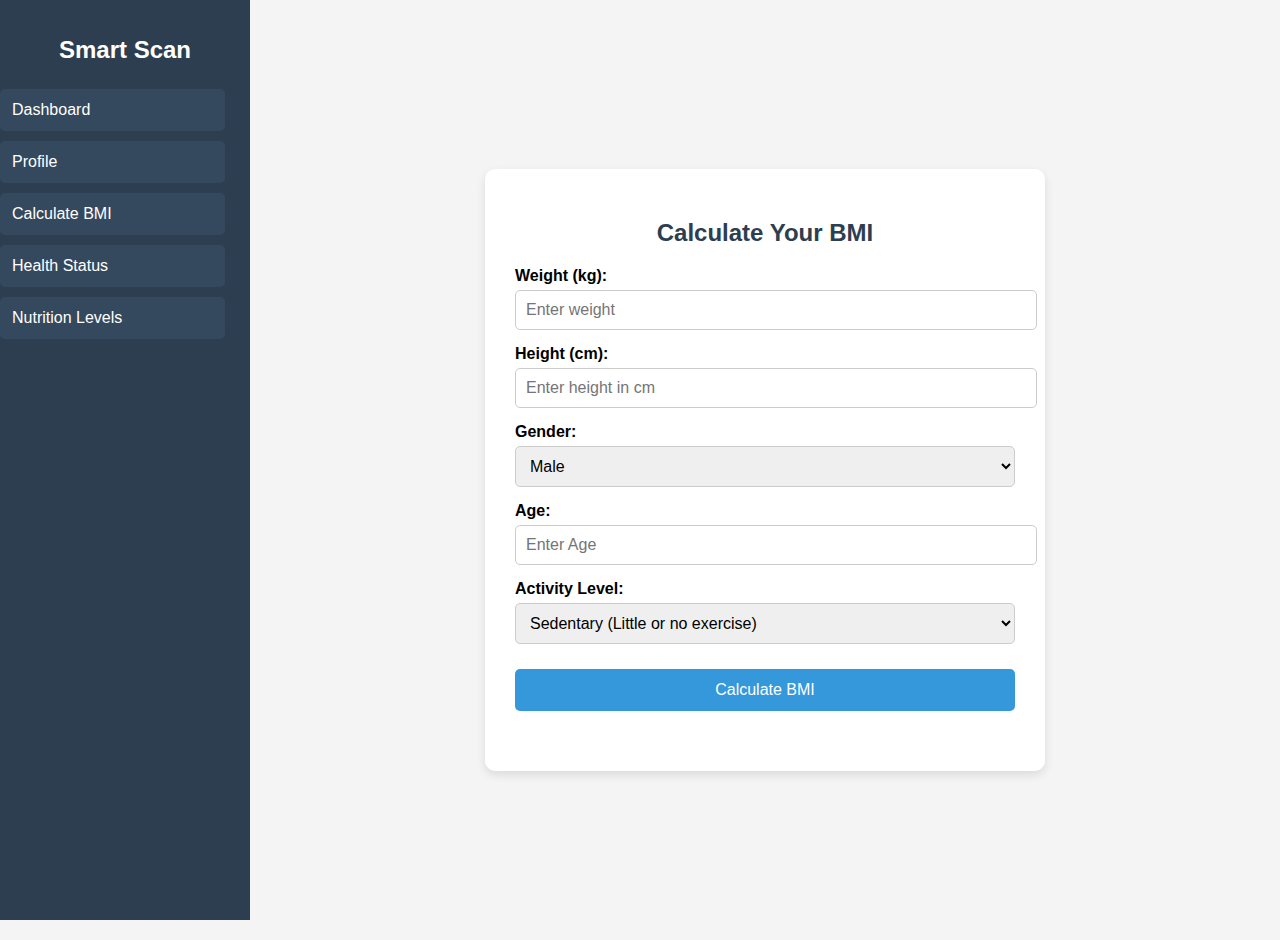
<file: templates/bmi.html>
<!DOCTYPE html>
<html lang="en">
<head>
  <meta charset="UTF-8">
  <meta name="viewport" content="width=device-width, initial-scale=1.0">
  <title>Smart Scan - Calculate BMI</title>
  <link rel="stylesheet" href="https://cdnjs.cloudflare.com/ajax/libs/font-awesome/6.4.2/css/all.min.css">
  <style>
    /* Your existing CSS remains unchanged */
    body {
      margin: 0;
      font-family: Arial, sans-serif;
      background-color: #f4f4f4;
      display: 
      flex;
    }
    .sidebar {
      width: 250px;
      height: 100vh;
      background-color: #2c3e50;
      color: white;
      position: fixed;
      top: 0;
      left: 0;
      display: flex;
      flex-direction: column;
      align-items: center;
      padding-top: 20px;
      overflow-y: auto;
    }
    .logo {
      font-size: 24px;
      font-weight: bold;
      margin-bottom: 20px;
      text-align: center;
    }
    .nav-btn {
      width: 90%;
      padding: 12px;
      margin: 5px 0;
      background-color: #34495e;
      color: white;
      border: none;
      cursor: pointer;
      text-align: left;
      font-size: 16px;
      border-radius: 5px;
      transition: background-color 0.3s ease-in-out;
    }
    /* Add this to your existing CSS */
.main-content {
  overflow-y: auto; /* Enable vertical scrolling */
  height: 100vh; /* Full viewport height */
  padding: 20px; /* Add some padding */
}
    .nav-btn:hover {
      background-color: #1abc9c;
    }
    .main-content {
      flex-grow: 1;
      margin-left: 250px;
      display: flex;
      justify-content: center;
      align-items: center;
      height: 100vh;
      text-align: center;
    }
    .bmi-container {
      background: white;
      padding: 30px;
      border-radius: 10px;
      box-shadow: 0 4px 10px rgba(0, 0, 0, 0.1);
      max-width: 500px;
      width: 100%;
    }
    h2 {
      color: #2c3e50;
      margin-bottom: 20px;
    }
    .btn {
      width: 100%;
      padding: 12px;
      margin: 10px 0;
      background-color: #3498db;
      color: white;
      border: none;
      cursor: pointer;
      font-size: 16px;
      border-radius: 5px;
      transition: background-color 0.3s ease-in-out;
    }
    .btn:hover {
      background-color: #2980b9;
    }
    .form-group {
      margin-bottom: 15px;
      text-align: left;
    }
    .form-group label {
      display: block;
      margin-bottom: 5px;
      font-weight: bold;
    }
    .form-group input, .form-group select {
      width: 100%;
      padding: 10px;
      border: 1px solid #ccc;
      border-radius: 5px;
      font-size: 16px;
    }
    #result {
      margin-top: 20px;
      text-align: left;
    }
    .recommendations {
      margin-top: 20px;
      text-align: left;
    }
    .recommendations h3 {
      color: #2c3e50;
      margin-bottom: 10px;
    }
    .recommendations ul {
      list-style-type: disc;
      padding-left: 20px;
    }
    .recommendations ul li {
      margin-bottom: 10px;
    }
    .scroll-container {
  overflow-y: auto; /* Enables both up and down scrolling */
  height: 100vh; /* Ensure it takes full height */
  scroll-behavior: smooth; /* Optional: smooth scrolling */
}

  </style>
</head>
<body>

  <div class="sidebar">
    <h1 class="logo">Smart Scan</h1>
    <nav>
      <button class="nav-btn" onclick="loadDashboard()">Dashboard</button>
      <button class="nav-btn" onclick="loadProfile()">Profile</button>
      <button class="nav-btn active">Calculate BMI</button>
      <button class="nav-btn" onclick="showHealthStatus()">Health Status</button>
      <button class="nav-btn" onclick="showNutritionLevels()">Nutrition Levels</button>
    </nav>
  </div>

  <div class="main-content">
    <div class="bmi-container">
      <h2>Calculate Your BMI</h2>

      <div class="form-group">
        <label for="weight">Weight (kg):</label>
        <input type="number" id="weight" placeholder="Enter weight">
      </div>

      <div class="form-group">
        <label for="height">Height (cm):</label>
        <input type="number" id="height" placeholder="Enter height in cm">
      </div>
      
      <div class="form-group">
        <label for="gender">Gender:</label>
        <select id="gender">
          <option value="male">Male</option>
          <option value="female">Female</option>
        </select>
      </div>

      <div class="form-group">
        <label for="age">Age:</label>
        <input type="number" id="age" placeholder="Enter Age">
      </div>

      <div class="form-group">
        <label for="activity">Activity Level:</label>
        <select id="activity">
          <option value="sedentary">Sedentary (Little or no exercise)</option>
          <option value="moderate">Moderate (Exercise 3-5 days per week)</option>
          <option value="active">Active (Gym-goer, Athlete)</option>
        </select>
      </div>

      <button onclick="calculateBMI()" class="btn">Calculate BMI</button>
      <div id="result"></div>
      <div class="recommendations" id="recommendations"></div>
    </div>
  </div>

  <script>
    async function calculateBMI() {
  const height = parseFloat(document.getElementById("height").value) / 100;
  const weight = parseFloat(document.getElementById("weight").value);
  const age = parseInt(document.getElementById("age").value);
  const gender = document.getElementById("gender").value;
  const activity = document.getElementById("activity").value;
  const userId = localStorage.getItem("userId");

  if (height <= 0 || weight <= 0 || age <= 0) {
    alert("Please enter valid inputs!");
    return;
  }
  if (!userId) {
    alert("User ID not found! Please log in.");
    return;
  }

  // BMI Calculation
  const bmi = (weight / (height * height)).toFixed(2);
  let category = bmi < 18.5 ? "Underweight" : bmi < 24.9 ? "Normal weight" : bmi < 29.9 ? "Overweight" : "Obese";

  // Redirect older adults to the new page
  if (age >= 50) {
    window.location.href = "/older-adults"; // Redirect to the new page
    return; // Stop further execution
  }

  // Body Fat Percentage Calculation (Deurenberg formula)
  let bfp = gender === "male" ? (1.20 * bmi) + (0.23 * age) - 16.2 : (1.20 * bmi) + (0.23 * age) - 5.4;
  if (activity === "active") bfp -= 2;
  if (activity === "sedentary") bfp += 2;
  let fatCategory = bfp < 6 ? "Low Fat" : bfp < 24 ? "Normal Fat" : "High Fat";

  // Daily Caloric Needs (Harris-Benedict Equation)
  let bmr = gender === "male" ? 88.362 + (13.397 * weight) + (4.799 * height * 100) - (5.677 * age) : 447.593 + (9.247 * weight) + (3.098 * height * 100) - (4.330 * age);
  let tdee = activity === "sedentary" ? bmr * 1.2 : activity === "moderate" ? bmr * 1.55 : bmr * 1.9;

  // Macronutrient Breakdown (Standard Ratios)
  const protein = (tdee * 0.3 / 4).toFixed(2); // 30% of calories from protein
  const carbs = (tdee * 0.5 / 4).toFixed(2);  // 50% of calories from carbs
  const fats = (tdee * 0.2 / 9).toFixed(2);   // 20% of calories from fats

  // Display Results
  document.getElementById("result").innerHTML = `
    <h3>Your BMI Results</h3>
    <p>Your BMI is <strong>${bmi}</strong> (${category}).</p>
    <p>Estimated Body Fat Percentage: <strong>${bfp.toFixed(2)}%</strong> (${fatCategory}).</p>
    <p>Daily Caloric Needs: <strong>${tdee.toFixed(2)} kcal</strong></p>
    <p>Macronutrient Breakdown:</p>
    <ul>
      <li>Protein: <strong>${protein}g</strong></li>
      <li>Carbs: <strong>${carbs}g</strong></li>
      <li>Fats: <strong>${fats}g</strong></li>
    </ul>
  `;

  // Fitness Recommendations
  let recommendations = "";
  if (category === "Underweight") {
    recommendations = `
      <h3>Fitness Recommendations</h3>
      <ul>
        <li>Focus on strength training to build muscle mass.</li>
        <li>Increase caloric intake with nutrient-dense foods.</li>
        <li>Consult a nutritionist for a personalized diet plan.</li>
      </ul>
    `;
  } else if (category === "Overweight" || category === "Obese") {
    recommendations = `
      <h3>Fitness Recommendations</h3>
      <ul>
        <li>Incorporate cardio exercises like walking, jogging, or cycling.</li>
        <li>Follow a balanced diet with a caloric deficit.</li>
        <li>Consider consulting a fitness trainer for a structured plan.</li>
      </ul>
    `;
  } else {
    recommendations = `
      <h3>Fitness Recommendations</h3>
      <ul>
        <li>Maintain a balanced diet and regular exercise routine.</li>
        <li>Include strength training and cardio for overall fitness.</li>
        <li>Stay hydrated and get adequate sleep.</li>
      </ul>
    `;
  }

  document.getElementById("recommendations").innerHTML = recommendations;

  // Save Data to Backend
  try {
    await fetch("/save_bmi", {
      method: "POST",
      headers: { "Content-Type": "application/json" },
      body: JSON.stringify({
        userId, weight, height: height * 100, age, gender, activity, bmi, category, bfp, fatCategory, tdee
      })
    });
    console.log("BMI data saved successfully!");
  } catch (error) {
    console.error("Error while saving BMI data:", error);
  }
}

    function loadDashboard() { window.location.href = "/dashboard"; }
    function loadProfile() { window.location.href = "/profile"; }
    function showHealthStatus() { window.location.href = "/health"; }
    function showNutritionLevels() { window.location.href = "/nutrition"; }
  </script>
</body>
</html>
</file>
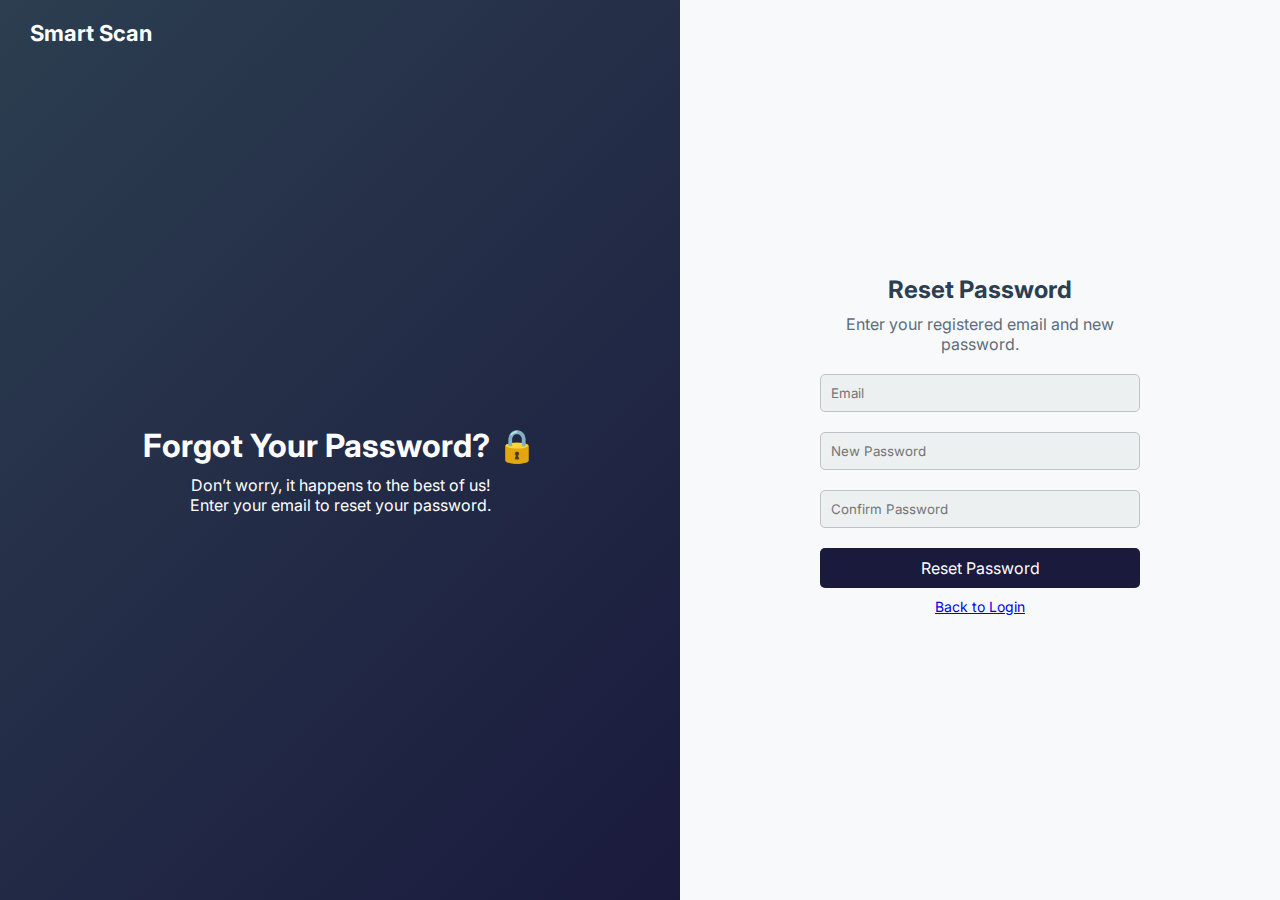
<file: templates/forgot-password.html>
<!DOCTYPE html>
<html lang="en">
<head>
    <meta charset="UTF-8">
    <meta name="viewport" content="width=device-width, initial-scale=1.0">
    <title>Forgot Password | Smart Scan</title>
    <link href="https://fonts.googleapis.com/css2?family=Inter:wght@300;400;600&display=swap" rel="stylesheet">
    <style>
        * { margin: 0; padding: 0; box-sizing: border-box; font-family: 'Inter', sans-serif; }
        body { display: flex; height: 100vh; }
        
        /* Left Section (Smart Scan Banner & Welcome Text) */
        .left { 
          background: linear-gradient(135deg, #2C3E50, #1A1A3D); 
            color: white; 
            flex: 1; 
            display: flex; 
            flex-direction: column; 
            justify-content: center; 
            align-items: center; 
            padding: 40px; 
            text-align: center;
            position: relative;
        }

        /* Smart Scan Logo */
        .logo {
            position: absolute;
            top: 20px;
            left: 30px;
            font-size: 22px;
            font-weight: bold;
            color: white;
        }

        .left h1 { font-size: 32px; margin-top: 40px; }
        .left p { margin-top: 10px; max-width: 320px; text-align: center; }

        /* Right Section (Forgot Password Form) */
        .right { flex: 1; display: flex; justify-content: center; align-items: center; background: #F8F9FA; } /* Light Grey Background */
        .form-box { width: 320px; text-align: center; }
        .form-box h2 { margin-bottom: 10px; color: #2C3E50; }
        .form-box p { margin-bottom: 10px; color: #5D6D7E; }

        /* Input Fields */
        input { 
            width: 100%; 
            padding: 10px; 
            margin: 10px 0; 
            border: 1px solid #BDC3C7; 
            border-radius: 5px; 
            background: #ECF0F1;
        }

        /* Submit Button */
        button { 
            width: 100%; 
            padding: 10px; 
            background: #1A1A3D; /* Dark Blue Button */
            color: white; 
            border: none; 
            border-radius: 5px; 
            cursor: pointer; 
            margin-top: 10px; 
            font-size: 16px;
        }
        
        button:hover { background: #14142B; }

        /* Back to Login */
        .back-to-login { text-align: center; margin-top: 10px; font-size: 14px; }

        /* Error Message */
        .error { color: red; font-size: 14px; margin-top: 5px; display: none; }
    </style>
</head>
<body>
    <!-- Left Side: Banner & Text -->
    <div class="left">
        <div class="logo">Smart Scan</div>  <!-- Smart Scan Logo -->
        <h1>Forgot Your Password? 🔒</h1>
        <p>Don’t worry, it happens to the best of us! Enter your email to reset your password.</p>
    </div>

    <!-- Right Side: Forgot Password Form -->
    <div class="right">
        <div class="form-box">
            <h2>Reset Password</h2>
            <p>Enter your registered email and new password.</p>

            <form id="forgotPasswordForm">
                <input type="email" id="email" placeholder="Email">
                <p class="error" id="emailError">Please enter a valid email</p>

                <input type="password" id="newPassword" placeholder="New Password">
                <p class="error" id="passwordError">Password must be at least 6 characters</p>

                <input type="password" id="confirmPassword" placeholder="Confirm Password">
                <p class="error" id="confirmPasswordError">Passwords do not match</p>

                <button type="button" onclick="resetPassword()">Reset Password</button>
            </form>
            
            <p class="back-to-login"><a href="\index">Back to Login</a></p>
        </div>
    </div>

    <!-- JavaScript Validation -->
    <script>
        async function resetPassword() {
            const email = document.getElementById("email").value.trim();
            const newPassword = document.getElementById("newPassword").value.trim();
            const confirmPassword = document.getElementById("confirmPassword").value.trim();

            const emailError = document.getElementById("emailError");
            const passwordError = document.getElementById("passwordError");
            const confirmPasswordError = document.getElementById("confirmPasswordError");

            // Frontend Validation
            let isValid = true;

            if (!email.match(/^[^ ]+@[^ ]+\.[a-z]{2,3}$/)) {
                emailError.style.display = "block";
                isValid = false;
            } else {
                emailError.style.display = "none";
            }

            if (newPassword.length < 6) {
                passwordError.style.display = "block";
                isValid = false;
            } else {
                passwordError.style.display = "none";
            }

            if (newPassword !== confirmPassword) {
                confirmPasswordError.style.display = "block";
                isValid = false;
            } else {
                confirmPasswordError.style.display = "none";
            }

            if (!isValid) return;

            // Backend Validation
            try {
                const response = await fetch("/reset-password", {
                    method: "POST",
                    headers: { "Content-Type": "application/json" },
                    body: JSON.stringify({ email, newPassword })
                });

                const data = await response.json();

                if (response.ok) {
                    alert("Password reset successful! Redirecting to login...");
                    window.location.href = "index.html"; // Redirect to login page
                } else {
                    alert(data.message || "Password reset failed. Please try again.");
                }
            } catch (error) {
                console.error("Error:", error);
                alert("An error occurred. Please try again.");
            }
        }
    </script>
</body>
</html>
</file>
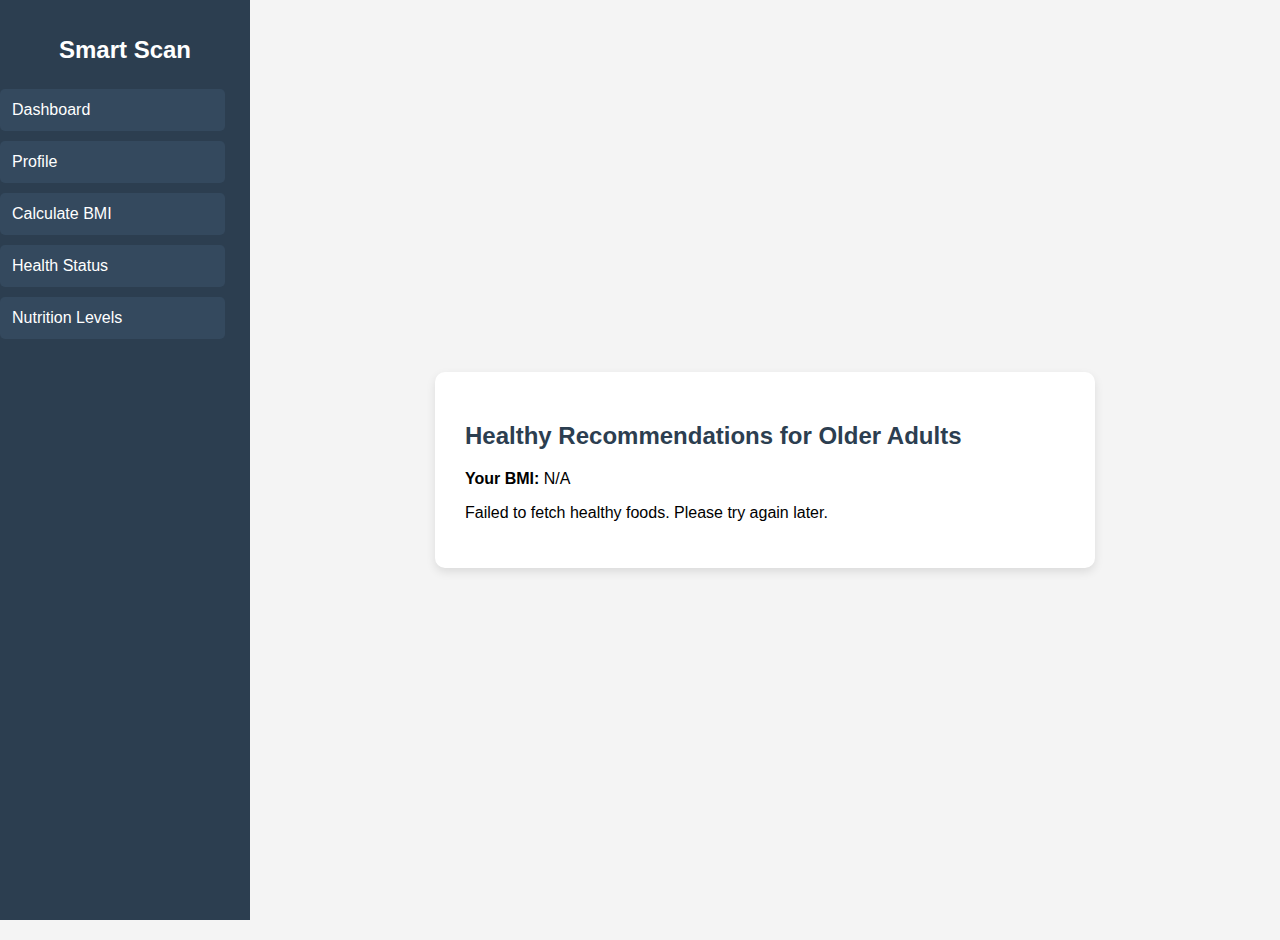
<file: templates/older-adults.html>
<!DOCTYPE html>
<html lang="en">
<head>
  <meta charset="UTF-8">
  <meta name="viewport" content="width=device-width, initial-scale=1.0">
  <title>Healthy Recommendations for Older Adults</title>
  <link rel="stylesheet" href="https://cdnjs.cloudflare.com/ajax/libs/font-awesome/6.4.2/css/all.min.css">
  <style>
    body {
      margin: 0;
      font-family: Arial, sans-serif;
      background-color: #f4f4f4;
      display: flex;
    }
    .sidebar {
      width: 250px;
      height: 100vh;
      background-color: #2c3e50;
      color: white;
      position: fixed;
      top: 0;
      left: 0;
      display: flex;
      flex-direction: column;
      align-items: center;
      padding-top: 20px;
      overflow-y: auto;
    }
    .logo {
      font-size: 24px;
      font-weight: bold;
      margin-bottom: 20px;
      text-align: center;
    }
    .nav-btn {
      width: 90%;
      padding: 12px;
      margin: 5px 0;
      background-color: #34495e;
      color: white;
      border: none;
      cursor: pointer;
      text-align: left;
      font-size: 16px;
      border-radius: 5px;
      transition: background-color 0.3s ease-in-out;
    }
    .nav-btn:hover {
      background-color: #1abc9c;
    }
    .main-content {
      flex-grow: 1;
      margin-left: 250px;
      display: flex;
      justify-content: center;
      align-items: center;
      height: 100vh;
      text-align: center;
      overflow-y: auto;
      padding: 20px;
    }
    .recommendations-container {
      background: white;
      padding: 30px;
      border-radius: 10px;
      box-shadow: 0 4px 10px rgba(0, 0, 0, 0.1);
      max-width: 600px;
      width: 100%;
      text-align: left;
    }
    h2 {
      color: #2c3e50;
      margin-bottom: 20px;
    }
    .product-item {
      display: flex;
      align-items: center;
      margin-bottom: 20px;
    }
    .product-item img {
      width: 100px;
      height: 100px;
      border-radius: 10px;
      margin-right: 20px;
    }
    .product-details h4 {
      margin: 0;
      font-size: 18px;
      color: #2c3e50;
    }
    .product-details p {
      margin: 5px 0;
      font-size: 16px;
      color: #666;
    }
    .btn {
      padding: 10px 20px;
      background-color: #3498db;
      color: white;
      border: none;
      cursor: pointer;
      font-size: 16px;
      border-radius: 5px;
      transition: background-color 0.3s ease-in-out;
    }
    .btn:hover {
      background-color: #2980b9;
    }
  </style>
</head>
<body>
  <div class="sidebar">
    <h1 class="logo">Smart Scan</h1>
    <nav>
      <button class="nav-btn" onclick="loadDashboard()">Dashboard</button>
      <button class="nav-btn" onclick="loadProfile()">Profile</button>
      <button class="nav-btn" onclick="calculateBMI()">Calculate BMI</button>
      <button class="nav-btn" onclick="showHealthStatus()">Health Status</button>
      <button class="nav-btn" onclick="showNutritionLevels()">Nutrition Levels</button>
    </nav>
  </div>

  <div class="main-content">
    <div class="recommendations-container">
      <h2>Healthy Recommendations for Older Adults</h2>
      <p><strong>Your BMI:</strong> <span id="bmi-value"></span></p>
      <div id="product-list"></div>
    </div>
  </div>

  <script>
    // Get BMI value from query parameters
    const urlParams = new URLSearchParams(window.location.search);
    const bmi = urlParams.get("bmi");
    document.getElementById("bmi-value").textContent = bmi || "N/A";

    // Fetch healthy foods for older adults using Open Food Facts API
    async function fetchHealthyFoods() {
      const query = "healthy"; // Search query for healthy foods
      const url = `https://world.openfoodfacts.org/cgi/search.pl?search_terms=${query}&search_simple=1&action=process&json=1&page_size=10`;

      try {
        const response = await fetch(url);
        const data = await response.json();
        console.log("API Response:", data); // Log the API response

        if (!response.ok || !data.products) {
          console.error("API Error:", data.status_verbose || "Unknown error");
          document.getElementById("product-list").innerHTML = `<p>API Error: ${data.status_verbose || "Unknown error"}</p>`;
          return;
        }

        displayFoods(data.products);
      } catch (error) {
        console.error("Error fetching healthy foods:", error);
        document.getElementById("product-list").innerHTML = "<p>Failed to fetch healthy foods. Please try again later.</p>";
      }
    }

    // Display fetched foods
    function displayFoods(foods) {
      const productList = document.getElementById("product-list");
      productList.innerHTML = "";

      foods.forEach(food => {
        const productName = food.product_name || "Unknown";
        const image = food.image_url || "https://via.placeholder.com/100";
        const calories = food.nutriments["energy-kcal_100g"] || "N/A";
        const protein = food.nutriments["proteins_100g"] || "N/A";
        const carbs = food.nutriments["carbohydrates_100g"] || "N/A";

        const productItem = document.createElement("div");
        productItem.className = "product-item";

        productItem.innerHTML = `
          <img src="${image}" alt="${productName}">
          <div class="product-details">
            <h4>${productName}</h4>
            <p><strong>Calories:</strong> ${calories} kcal/100g</p>
            <p><strong>Protein:</strong> ${protein}g/100g</p>
            <p><strong>Carbs:</strong> ${carbs}g/100g</p>
            <button class="btn" onclick="consumeFood('${productName.replace(/'/g, "\\'")}', ${calories}, ${protein}, ${carbs}, '${image}')">✅ Consume</button>
          </div>
        `;

        productList.appendChild(productItem);
      });
    }

    // Function to consume food (same as in dashboard.html)
    async function consumeFood(foodName, calories, protein, carbs, image) {
      const userId = localStorage.getItem("userId");
      const consumedData = {
        userId,
        foodName,
        calories,
        protein,
        carbs,
        image,
        timestamp: new Date().toISOString()
      };
      try {
        const response = await fetch("/save_consumed_food", {
          method: "POST",
          headers: { "Content-Type": "application/json" },
          body: JSON.stringify(consumedData)
        });
        const result = await response.json();
        if (result.success) {
          alert(`✅ You have consumed ${foodName}!`);
          saveConsumedFood(consumedData); // Save to localStorage
          showNutritionLevels(); // Redirect to Nutrition Page
        } else {
          alert(`❌ Failed to save consumed food: ${result.message}`);
        }
      } catch (error) {
        console.error("Error saving consumed food:", error);
        alert("❌ Error saving consumed food.");
      }
    }

    // Function to save consumed food to localStorage
    function saveConsumedFood(food) {
      let consumedFoods = JSON.parse(localStorage.getItem("consumedFoods")) || [];
      consumedFoods.push(food);
      localStorage.setItem("consumedFoods", JSON.stringify(consumedFoods));
    }

    // Navigation functions
    function loadDashboard() { window.location.href = "/dashboard"; }
    function loadProfile() { window.location.href = "/profile"; }
    function calculateBMI() { window.location.href = "/bmi"; }
    function showHealthStatus() { window.location.href = "/health"; }
    function showNutritionLevels() { window.location.href = "/nutrition"; }

    // Fetch healthy foods on page load
    fetchHealthyFoods();
  </script>
</body>
</html>
</file>
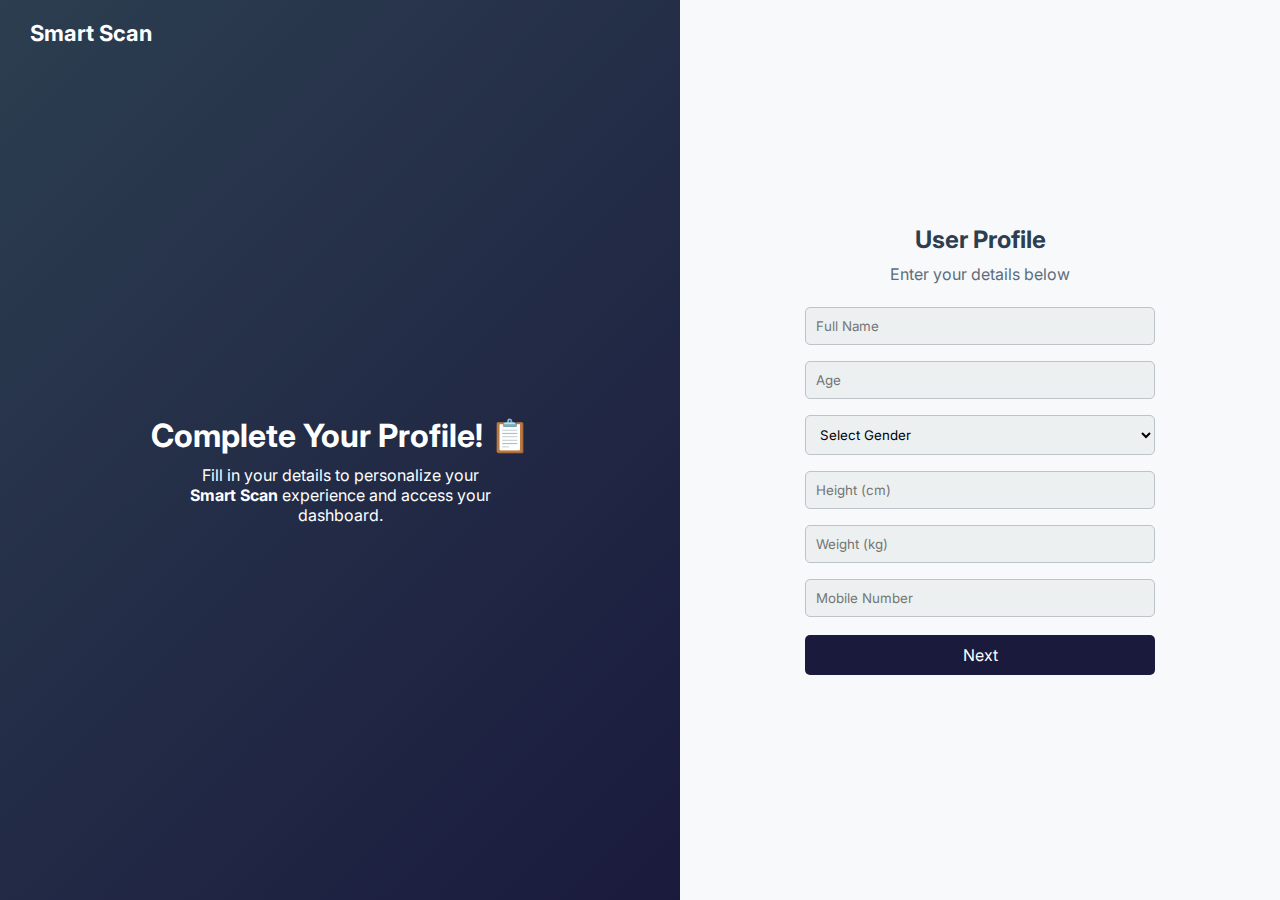
<file: templates/user-profile.html>
<!DOCTYPE html>
<html lang="en">
<head>
    <meta charset="UTF-8">
    <meta name="viewport" content="width=device-width, initial-scale=1.0">
    <title>User Profile | Smart Scan</title>
    <link href="https://fonts.googleapis.com/css2?family=Inter:wght@300;400;600&display=swap" rel="stylesheet">
    <style>
        * { margin: 0; padding: 0; box-sizing: border-box; font-family: 'Inter', sans-serif; }
        body { display: flex; height: 100vh; }
        
        /* Left Section (Banner) */
        .left { 
            background: linear-gradient(135deg, #2C3E50, #1A1A3D); 
            color: white; 
            flex: 1; 
            display: flex; 
            flex-direction: column; 
            justify-content: center; 
            align-items: center; 
            padding: 40px; 
            text-align: center;
            position: relative;
        }
        
        /* Smart Scan Logo */
        .logo {
            position: absolute;
            top: 20px;
            left: 30px;
            font-size: 22px;
            font-weight: bold;
            color: white;
        }

        .left h1 { font-size: 32px; margin-top: 40px; }
        .left p { margin-top: 10px; max-width: 320px; text-align: center; }

        /* Right Section (Profile Form) */
        .right { flex: 1; display: flex; justify-content: center; align-items: center; background: #F8F9FA; }
        .profile-box { width: 350px; text-align: center; }
        .profile-box h2 { margin-bottom: 10px; color: #2C3E50; }
        .profile-box p { margin-bottom: 15px; color: #5D6D7E; }

        /* Input Fields */
        input, select { 
            width: 100%; 
            padding: 10px; 
            margin: 8px 0; 
            border: 1px solid #BDC3C7; 
            border-radius: 5px; 
            background: #ECF0F1;
        }

        /* Error Message */
        .error { color: red; font-size: 12px; text-align: left; margin-top: -6px; margin-bottom: 10px; display: none; }

        /* Next Button */
        .next-btn { 
            width: 100%; 
            padding: 10px; 
            background: #1A1A3D;
            color: white; 
            border: none; 
            border-radius: 5px; 
            cursor: pointer; 
            margin-top: 10px; 
            font-size: 16px;
        }
        
        .next-btn:hover { background: #141436; }
    </style>
</head>
<body>
    <!-- Left Side: Banner & Text -->
    <div class="left">
        <div class="logo">Smart Scan</div>
        <h1>Complete Your Profile! 📋</h1>
        <p>Fill in your details to personalize your <b>Smart Scan</b> experience and access your dashboard.</p>
    </div>

    <!-- Right Side: Profile Form -->
    <div class="right">
        <div class="profile-box">
            <h2>User Profile</h2>
            <p>Enter your details below</p>

            <form id="profileForm">
                <input type="text" id="name" placeholder="Full Name">
                <div class="error" id="nameError">Please enter your full name.</div>

                <input type="number" id="age" placeholder="Age">
                <div class="error" id="ageError">Age must be between 10 and 100.</div>

                <select id="gender">
                    <option value="" disabled selected>Select Gender</option>
                    <option value="Male">Male</option>
                    <option value="Female">Female</option>
                    <option value="Other">Other</option>
                </select>
                <div class="error" id="genderError">Please select your gender.</div>

                <input type="number" id="height" placeholder="Height (cm)">
                <div class="error" id="heightError">Please enter a valid height.</div>

                <input type="number" id="weight" placeholder="Weight (kg)">
                <div class="error" id="weightError">Please enter a valid weight.</div>

                <input type="tel" id="mobile" placeholder="Mobile Number">
                <div class="error" id="mobileError">Enter a valid 10-digit mobile number.</div>

                <button type="button" class="next-btn" onclick="validateForm()">Next</button>
            </form>
        </div>
    </div>

    <!-- JavaScript for Validation and Backend Integration -->
    <script>
        async function validateForm() {
            let isValid = true;

            // Get form elements
            let name = document.getElementById("name").value.trim();
            let age = document.getElementById("age").value.trim();
            let gender = document.getElementById("gender").value;
            let height = document.getElementById("height").value.trim();
            let weight = document.getElementById("weight").value.trim();
            let mobile = document.getElementById("mobile").value.trim();

            // Error elements
            let nameError = document.getElementById("nameError");
            let ageError = document.getElementById("ageError");
            let genderError = document.getElementById("genderError");
            let heightError = document.getElementById("heightError");
            let weightError = document.getElementById("weightError");
            let mobileError = document.getElementById("mobileError");

            // Reset errors
            nameError.style.display = "none";
            ageError.style.display = "none";
            genderError.style.display = "none";
            heightError.style.display = "none";
            weightError.style.display = "none";
            mobileError.style.display = "none";

            // Name validation
            if (name === "") {
                nameError.style.display = "block";
                isValid = false;
            }

            // Age validation (should be between 10 and 100)
            if (age === "" || isNaN(age) || age < 10 || age > 100) {
                ageError.style.display = "block";
                isValid = false;
            }

            // Gender validation
            if (gender === "") {
                genderError.style.display = "block";
                isValid = false;
            }

            // Height validation (should be a number between 50 and 250 cm)
            if (height === "" || isNaN(height) || height < 50 || height > 250) {
                heightError.style.display = "block";
                isValid = false;
            }

            // Weight validation (should be a number between 20 and 200 kg)
            if (weight === "" || isNaN(weight) || weight < 20 || weight > 200) {
                weightError.style.display = "block";
                isValid = false;
            }

            // Mobile number validation (should be exactly 10 digits)
            let mobilePattern = /^[6-9]\d{9}$/;
            if (!mobile.match(mobilePattern)) {
                mobileError.style.display = "block";
                isValid = false;
            }

            // If all validations pass, save data to MongoDB
            if (isValid) {
                try {
                    const response = await fetch("/save-profile", {
                        method: "POST",
                        headers: { "Content-Type": "application/json" },
                        body: JSON.stringify({ name, age, gender, height, weight, mobile })
                    });

                    const data = await response.json();

                    if (response.ok) {
                        alert("Profile saved successfully! Redirecting to dashboard...");
                        window.location.href = "dashboard.html"; // Redirect to dashboard
                    } else {
                        alert(data.message || "Failed to save profile. Please try again.");
                    }
                } catch (error) {
                    console.error("Error:", error);
                    alert("An error occurred. Please try again.");
                }
            }
        }
    </script>
</body>
</html>
</file>
